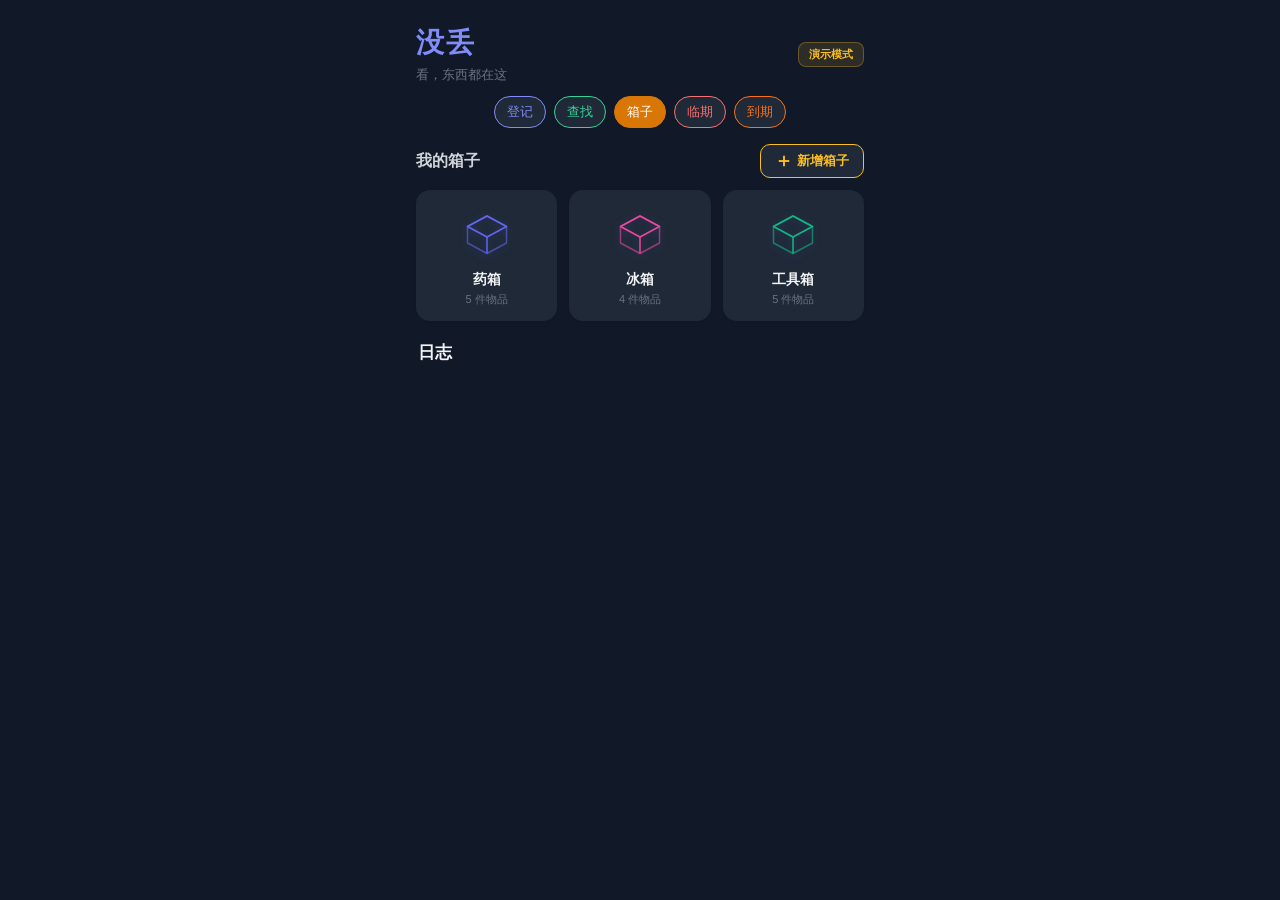
<file: static/demo.html>
<!DOCTYPE html>
<html lang="zh-CN">
<head>
<meta charset="UTF-8">
<meta name="viewport" content="width=device-width,initial-scale=1,user-scalable=no,viewport-fit=cover">
<title>没丢 - 演示版</title>
<link rel="icon" type="image/x-icon" href="favicon.ico">
<link rel="apple-touch-icon" sizes="180x180" href="apple-touch-icon.png">
<style>
/* ══════════════════════════════════════════
   Reset & Base — 暗色主题
   ══════════════════════════════════════════ */
*,*::before,*::after{box-sizing:border-box;margin:0;padding:0}
html{font-size:16px;-webkit-text-size-adjust:100%}
body{
  font-family:-apple-system,BlinkMacSystemFont,"Segoe UI","PingFang SC","Hiragino Sans GB","Microsoft YaHei",sans-serif;
  background:#111827;color:#F3F4F6;
  min-height:100dvh;
  padding:env(safe-area-inset-top) 16px env(safe-area-inset-bottom) 16px;
  max-width:480px;margin:0 auto;
}

/* Header */
.header{display:flex;align-items:center;justify-content:space-between;padding:24px 0 12px}
.header-left{display:flex;flex-direction:column}
.title{font-size:28px;font-weight:700;color:#818CF8;letter-spacing:2px}
.subtitle{display:block;font-size:13px;color:#6B7280;margin-top:4px}
.demo-badge{
  font-size:11px;font-weight:600;color:#FBBF24;
  background:rgba(251,191,36,0.12);border:1px solid rgba(251,191,36,0.3);
  padding:4px 10px;border-radius:8px;flex-shrink:0;
}

/* Quick Tags */
.quick-tags{display:flex;gap:8px;justify-content:center;flex-wrap:nowrap;margin-bottom:16px}
.tag{padding:6px 12px;border-radius:20px;border:1px solid #374151;background:#1F2937;font-size:13px;color:#D1D5DB;cursor:pointer;transition:all .15s;-webkit-tap-highlight-color:transparent;min-width:0;flex-shrink:1}
.tag:active{background:#374151}
.tag.active{color:#fff}
.tag-record{border-color:#818CF8;color:#818CF8}
.tag-record.active{background:#6366F1;border-color:#6366F1;color:#fff}
.tag-find{border-color:#34D399;color:#34D399}
.tag-find.active{background:#059669;border-color:#059669;color:#fff}
.tag-drawer{border-color:#FBBF24;color:#FBBF24}
.tag-drawer.active{background:#D97706;border-color:#D97706;color:#fff}
.tag-expiry{border-color:#F87171;color:#F87171}
.tag-expiry.active{background:#DC2626;border-color:#DC2626;color:#fff}
.tag-expired{border-color:#F97316;color:#F97316}
.tag-expired.active{background:#EA580C;border-color:#EA580C;color:#fff}

/* Search Bar */
.manual-input{padding:0 4px;margin-bottom:12px}
.search-bar{
  position:relative;display:flex;align-items:center;
  background:rgba(31,41,55,.78);backdrop-filter:blur(20px);-webkit-backdrop-filter:blur(20px);
  border:1px solid rgba(55,65,81,.6);border-radius:16px;
  padding:4px 4px 4px 6px;
  box-shadow:0 4px 24px rgba(0,0,0,.2),inset 0 1px 0 rgba(255,255,255,.04);
  transition:all .3s cubic-bezier(.4,0,.2,1)
}
.search-bar:focus-within{
  border-color:rgba(99,102,241,.5);
  box-shadow:0 6px 32px rgba(99,102,241,.12),0 0 0 3px rgba(99,102,241,.1),inset 0 1px 0 rgba(255,255,255,.06);
  transform:translateY(-1px)
}
.text-input{
  flex:1;min-width:0;padding:12px 14px;border:none;border-radius:12px;font-size:15px;
  outline:none;background:transparent;color:#F3F4F6
}
.text-input::placeholder{color:#4B5563;transition:color .3s}
.search-bar:focus-within .text-input::placeholder{color:#6B7280}
.btn-submit{
  flex-shrink:0;padding:11px 22px;border:none;border-radius:13px;
  font-size:14px;font-weight:600;color:#fff;cursor:pointer;
  background:linear-gradient(135deg,#6366F1,#4F46E5 50%,#7C3AED);
  background-size:150% 150%;background-position:0 0;
  box-shadow:0 2px 8px rgba(99,102,241,.25),0 1px 2px rgba(99,102,241,.1);
  transition:all .3s cubic-bezier(.4,0,.2,1);letter-spacing:.5px;
  -webkit-tap-highlight-color:transparent
}
.btn-submit:not(:disabled):hover{background-position:100% 100%;box-shadow:0 4px 16px rgba(99,102,241,.35),0 2px 4px rgba(99,102,241,.18);transform:translateY(-1px)}
.btn-submit:not(:disabled):active{transform:translateY(0) scale(.97);box-shadow:0 1px 4px rgba(79,70,229,.25);transition:all .1s}
.btn-submit:disabled{background:linear-gradient(135deg,#374151,#4B5563);box-shadow:none;cursor:default;color:rgba(255,255,255,.4)}

/* Record Form */
.record-form{background:#1F2937;border-radius:14px;padding:16px;margin-bottom:12px;animation:fadeIn .25s ease}
.record-mode-tabs{display:flex;gap:0;margin-bottom:14px;border-radius:10px;overflow:hidden;border:1.5px solid #374151}
.record-mode-tab{flex:1;padding:9px 0;border:none;background:#111827;font-size:14px;font-weight:500;color:#9CA3AF;cursor:pointer;transition:all .15s;-webkit-tap-highlight-color:transparent}
.record-mode-tab.active{background:#6366F1;color:#fff;font-weight:600}
.record-mode-tab:not(.active):active{background:#1F2937}
.record-single{display:flex;flex-direction:column;gap:10px}
.record-fields{display:flex;flex-direction:column;gap:8px}
.record-input{width:100%;padding:11px 14px;border:1.5px solid #374151;border-radius:10px;font-size:15px;outline:none;background:#111827;color:#F3F4F6;transition:border-color .15s}
.record-input:focus{border-color:#6366F1}
.record-input::placeholder{color:#4B5563}
.btn-add-item{padding:11px 0;border:2px dashed rgba(99,102,241,.25);border-radius:10px;background:rgba(99,102,241,.1);color:#818CF8;font-size:14px;font-weight:600;cursor:pointer;transition:all .15s;-webkit-tap-highlight-color:transparent}
.btn-add-item:active{background:rgba(99,102,241,.18);border-color:#6366F1}
.record-batch{display:flex;flex-direction:column;gap:10px}
.batch-textarea{width:100%;min-height:140px;padding:12px 14px;border:1.5px solid #374151;border-radius:10px;font-size:14px;font-family:"SF Mono",Menlo,Consolas,monospace;outline:none;background:#111827;color:#F3F4F6;resize:vertical;line-height:1.6;transition:border-color .15s}
.batch-textarea:focus{border-color:#6366F1}
.batch-textarea::placeholder{color:#4B5563;font-family:-apple-system,BlinkMacSystemFont,"PingFang SC",sans-serif}
.btn-parse{padding:11px 0;border:none;border-radius:10px;background:#6366F1;color:#fff;font-size:14px;font-weight:600;cursor:pointer;transition:background .15s;-webkit-tap-highlight-color:transparent}
.btn-parse:active{background:#4F46E5}
.pending-list{margin-top:16px;padding-top:16px;border-top:1px solid #374151}
.pending-header{display:flex;justify-content:space-between;align-items:center;margin-bottom:10px}
.pending-header h3{font-size:15px;font-weight:600;color:#D1D5DB}
.pending-count{font-size:13px;font-weight:400;color:#6B7280;margin-left:4px}
.pending-items{display:flex;flex-direction:column;gap:4px;margin-bottom:12px;max-height:240px;overflow-y:auto}
.pending-item{display:flex;align-items:center;gap:6px;padding:9px 10px;background:#111827;border-radius:8px;font-size:13px}
.pending-drawer{font-weight:600;color:#A5B4FC;background:rgba(99,102,241,.15);padding:2px 8px;border-radius:4px;font-size:12px;flex-shrink:0;max-width:80px;white-space:nowrap;overflow:hidden;text-overflow:ellipsis}
.pending-arrow{color:#4B5563;font-size:12px;flex-shrink:0}
.pending-name{flex:1;font-weight:500;color:#F3F4F6;white-space:nowrap;overflow:hidden;text-overflow:ellipsis}
.pending-date{font-size:11px;color:#FCA5A5;font-weight:500;flex-shrink:0}
.pending-purpose{font-size:11px;color:#C4B5FD;font-weight:500;flex-shrink:0;background:rgba(124,58,237,.15);padding:2px 6px;border-radius:4px}
.btn-submit-all{width:100%;padding:12px 0;border:none;border-radius:12px;background:#059669;color:#fff;font-size:16px;font-weight:600;cursor:pointer;transition:background .15s;-webkit-tap-highlight-color:transparent}
.btn-submit-all:active{background:#047857}

/* Result Area */
.result-area{background:#1F2937;border-radius:14px;padding:16px;margin-bottom:16px;animation:fadeIn .25s ease}
.result-msg{font-size:15px;font-weight:600;color:#F3F4F6;margin-bottom:10px}
.result-loading{text-align:center;color:#6B7280;font-size:14px;padding:12px 0}
.result-items{display:flex;flex-direction:column;gap:4px}
.result-item{display:flex;align-items:center;gap:6px;padding:8px 0;border-bottom:1px solid #374151;font-size:14px}
.result-item:last-child{border-bottom:none}
.result-item-name{font-weight:600;flex:1;color:#F3F4F6}
.result-item-drawer{font-size:11px;color:#D1D5DB;background:#374151;padding:2px 8px;border-radius:4px;flex-shrink:0}
.result-item-expiry{font-size:11px;color:#F87171;font-weight:500}
.result-item-purpose{font-size:11px;color:#C4B5FD;font-weight:500;background:rgba(124,58,237,.15);padding:2px 8px;border-radius:4px}
.result-item-ok{font-size:11px;color:#34D399;background:rgba(5,150,105,.15);padding:2px 8px;border-radius:4px;font-weight:500}

/* Boxes Grid */
.boxes-header{display:flex;justify-content:space-between;align-items:center;margin-bottom:12px;margin-top:8px}
.boxes-header h3{font-size:16px;font-weight:600;color:#D1D5DB}
.btn-add-box{display:flex;align-items:center;gap:4px;padding:7px 14px;border-radius:10px;border:1px solid #FBBF24;background:#1F2937;color:#FBBF24;font-size:13px;font-weight:600;cursor:pointer;transition:background .15s;-webkit-tap-highlight-color:transparent}
.btn-add-box:active{background:#374151}
.boxes-grid{display:grid;grid-template-columns:repeat(3,1fr);gap:12px;margin-bottom:16px}
.box-card{position:relative;background:#1F2937;border-radius:14px;padding:20px 12px 14px;text-align:center;cursor:pointer;box-shadow:0 1px 3px rgba(0,0,0,.06);transition:transform .15s,box-shadow .15s;-webkit-tap-highlight-color:transparent}
.box-card:hover{transform:translateY(-2px);box-shadow:0 4px 16px rgba(0,0,0,.25)}
.box-card:active{transform:scale(.95)}
.box-icon{margin-bottom:8px}
.box-icon svg{filter:drop-shadow(0 2px 4px rgba(99,102,241,.3))}
.box-name{font-size:14px;font-weight:600;color:#F3F4F6;word-break:break-all;line-height:1.3}
.box-count{font-size:11px;color:#6B7280;margin-top:4px}

/* Drawer Items View */
.drawer-items-view{margin-bottom:16px}
.drawer-items-header{display:flex;align-items:center;gap:10px;margin-bottom:12px}
.btn-back{width:36px;height:36px;border-radius:50%;border:none;background:#374151;display:flex;align-items:center;justify-content:center;cursor:pointer;flex-shrink:0;color:#D1D5DB;transition:background .15s;-webkit-tap-highlight-color:transparent}
.btn-back:active{background:#4B5563}
.drawer-items-title{font-size:18px;font-weight:700;color:#F3F4F6}
.drawer-items-list{display:flex;flex-direction:column;gap:8px}

/* Item Card */
.item-card{display:flex;align-items:center;gap:10px;background:#1F2937;border-radius:14px;padding:14px 16px;box-shadow:0 1px 3px rgba(0,0,0,.04);position:relative;overflow:hidden;animation:cardIn .35s ease both}
.item-card::before{content:'';position:absolute;left:0;top:50%;transform:translateY(-50%);width:4px;height:60%;border-radius:0 3px 3px 0}
.accent-0::before{background:#6366F1}.accent-1::before{background:#EC4899}.accent-2::before{background:#10B981}.accent-3::before{background:#F59E0B}.accent-4::before{background:#8B5CF6}.accent-5::before{background:#06B6D4}.accent-6::before{background:#F97316}.accent-7::before{background:#EF4444}
.item-body{display:flex;align-items:center;gap:8px;flex:1;min-width:0;flex-wrap:wrap}
.item-name{font-size:16px;font-weight:600;color:#F3F4F6;white-space:nowrap;overflow:hidden;text-overflow:ellipsis}
.item-drawer-tag{font-size:11px;font-weight:500;color:#D1D5DB;background:#374151;padding:3px 8px;border-radius:6px;letter-spacing:.2px;flex-shrink:0}
.exp-badge{font-size:11px;font-weight:600;padding:3px 8px;border-radius:6px;flex-shrink:0;line-height:1.4}
.exp-badge.ok{color:#34D399;background:rgba(5,150,105,.15)}
.exp-badge.notice{color:#FBBF24;background:rgba(217,119,6,.15)}
.exp-badge.warning{color:#F97316;background:rgba(234,88,12,.15)}
.exp-badge.expired{color:#F87171;background:rgba(220,38,38,.15)}
@keyframes cardIn{from{opacity:0;transform:translateY(12px)}to{opacity:1;transform:translateY(0)}}

/* Log Section */
.log-section{margin-top:20px}
.section-header{display:flex;justify-content:space-between;align-items:center;margin-bottom:12px;padding:0 2px}
.section-header h2{font-size:17px;font-weight:700;color:#F3F4F6;letter-spacing:.3px}
.log-count{font-size:13px;font-weight:400;color:#6B7280;margin-left:6px}
.btn-text{background:none;border:none;color:#818CF8;font-size:13px;font-weight:500;cursor:pointer;padding:4px 8px;border-radius:6px;transition:background .15s;-webkit-tap-highlight-color:transparent}
.btn-text:active{background:rgba(99,102,241,.08)}
.log-list{display:flex;flex-direction:column;gap:6px}
.log-item{background:#1F2937;border-radius:10px;padding:10px 14px;box-shadow:0 1px 2px rgba(0,0,0,.04);display:flex;justify-content:space-between;align-items:center;gap:8px}
.log-summary{font-size:13px;color:#D1D5DB;flex:1;min-width:0;white-space:nowrap;overflow:hidden;text-overflow:ellipsis}
.log-meta{display:flex;align-items:center;gap:6px;flex-shrink:0}
.log-intent{font-size:11px;font-weight:600;color:#A78BFA;background:rgba(139,92,246,.15);padding:2px 6px;border-radius:4px}
.log-time{font-size:11px;color:#6B7280;white-space:nowrap}
.empty{text-align:center;color:#4B5563;font-size:14px;padding:36px 0 24px;line-height:1.6}

/* Toast */
.toast{position:fixed;top:20px;left:50%;transform:translateX(-50%);background:#374151;color:#F3F4F6;padding:12px 24px;border-radius:10px;font-size:14px;z-index:999;animation:fadeIn .2s ease;pointer-events:none;white-space:nowrap}
@keyframes fadeIn{from{opacity:0;transform:translate(-50%,8px)}to{opacity:1;transform:translate(-50%,0)}}
.hidden{display:none!important}
</style>
</head>
<body>

<!-- ══════════════════════════════════════════
  Header — 演示模式，无登录
  ══════════════════════════════════════════ -->
<header class="header">
  <div class="header-left">
    <h1 class="title">没丢</h1>
    <span class="subtitle">看，东西都在这</span>
  </div>
  <span class="demo-badge">演示模式</span>
</header>

<!-- Quick Tags -->
<div class="quick-tags">
  <button class="tag tag-record" onclick="switchMode('record')">登记</button>
  <button class="tag tag-find" onclick="switchMode('find')">查找</button>
  <button class="tag tag-drawer active" onclick="switchMode('drawer')">箱子</button>
  <button class="tag tag-expiry" onclick="switchMode('expiry')">临期</button>
  <button class="tag tag-expired" onclick="switchMode('expired')">到期</button>
</div>

<!-- Search Bar（查找模式） -->
<div id="manualInput" class="manual-input hidden">
  <div class="search-bar">
    <input type="text" id="textInput" class="text-input" placeholder="如：头孢在哪" autocomplete="off" enterkeyhint="send">
    <button id="submitBtn" class="btn-submit" disabled>查询</button>
  </div>
</div>

<!-- ══════════════════════════════════════════
  Record Form（登记模式）
  ══════════════════════════════════════════ -->
<div id="recordForm" class="record-form hidden">
  <div class="record-mode-tabs">
    <button class="record-mode-tab active" onclick="switchRecordMode('single')" id="tabSingle">单条录入</button>
    <button class="record-mode-tab" onclick="switchRecordMode('batch')" id="tabBatch">批量录入</button>
  </div>
  <div id="recordSingle" class="record-single">
    <div class="record-fields">
      <input type="text" id="recordDrawer" class="record-input" placeholder="箱子（如：药箱）" autocomplete="off" list="drawerList">
      <datalist id="drawerList">
        <option value="药箱"><option value="冰箱"><option value="工具箱">
      </datalist>
      <input type="text" id="recordItem" class="record-input" placeholder="物品（如：头孢）">
      <input type="text" id="recordPurpose" class="record-input" placeholder="用途（可选，如：退烧）">
      <input type="text" id="recordDate" class="record-input" placeholder="到期时间（可选，如 20260630）">
    </div>
    <button class="btn-add-item" onclick="addRecordItem()">添加到列表</button>
  </div>
  <div id="recordBatch" class="record-batch hidden">
    <textarea id="batchInput" class="batch-textarea" placeholder="每行一条，格式：箱子,物品,用途,到期时间&#10;用途和到期时间可选，示例：&#10;药箱,头孢,退烧,20260630&#10;药箱,创可贴&#10;冰箱,酸奶,,2026-06-20"></textarea>
    <button class="btn-parse" onclick="parseBatch()">解析预览</button>
  </div>
  <div id="pendingList" class="pending-list hidden">
    <div class="pending-header">
      <h3>待登记 <span id="pendingCount" class="pending-count"></span></h3>
      <button class="btn-text" onclick="clearPending()">清空</button>
    </div>
    <div id="pendingItems" class="pending-items"></div>
    <button class="btn-submit-all" onclick="submitAllRecords()">提交全部</button>
  </div>
</div>

<!-- Result Area -->
<div id="result" class="result-area hidden"></div>

<!-- Boxes Grid -->
<div class="boxes-header" id="boxesHeader">
  <h3>我的箱子</h3>
  <button class="btn-add-box" onclick="addBox()">
    <svg width="18" height="18" viewBox="0 0 24 24" fill="none" stroke="currentColor" stroke-width="2.5"><line x1="12" y1="5" x2="12" y2="19"/><line x1="5" y1="12" x2="19" y2="12"/></svg>
    新增箱子
  </button>
</div>
<div id="boxesGrid" class="boxes-grid"></div>

<!-- Drawer Items View -->
<div id="drawerItemsView" class="drawer-items-view hidden">
  <div class="drawer-items-header">
    <button class="btn-back" onclick="backToBoxes()">
      <svg width="20" height="20" viewBox="0 0 24 24" fill="none" stroke="currentColor" stroke-width="2.5"><polyline points="15 18 9 12 15 6"/></svg>
    </button>
    <h2 id="drawerItemsTitle" class="drawer-items-title"></h2>
  </div>
  <div id="drawerItemsList" class="drawer-items-list"></div>
</div>

<!-- Log Section -->
<section class="log-section">
  <div class="section-header">
    <h2>日志<span id="logCount" class="log-count"></span></h2>
  </div>
  <div id="logList" class="log-list"></div>
</section>

<script>
// ══════════════════════════════════════════════
//  模拟数据
// ══════════════════════════════════════════════
const MOCK_DATA = {
  '药箱': [
    { id:1, item:'头孢', purpose:'退烧消炎', expiry:'2026-12-31' },
    { id:2, item:'创可贴', purpose:'外伤止血', expiry:'2027-06-15' },
    { id:3, item:'板蓝根', purpose:'预防感冒', expiry:'2026-09-30' },
    { id:4, item:'体温计', purpose:'测量体温', expiry:'' },
    { id:5, item:'碘伏', purpose:'伤口消毒', expiry:'2026-08-20' },
  ],
  '冰箱': [
    { id:6, item:'酸奶', purpose:'早餐', expiry:'2026-06-25' },
    { id:7, item:'鸡蛋', purpose:'烹饪', expiry:'2026-07-10' },
    { id:8, item:'牛奶', purpose:'饮用', expiry:'2026-06-28' },
    { id:9, item:'蔬菜沙拉', purpose:'午餐', expiry:'2026-06-23' },
  ],
  '工具箱': [
    { id:10, item:'螺丝刀', purpose:'维修', expiry:'' },
    { id:11, item:'卷尺', purpose:'测量', expiry:'' },
    { id:12, item:'电钻', purpose:'钻孔', expiry:'' },
    { id:13, item:'绝缘胶带', purpose:'电工', expiry:'' },
    { id:14, item:'扳手', purpose:'拧螺丝', expiry:'' },
  ],
};

const MOCK_LOGS = [
  { summary:'登记了「扳手」（拧螺丝）→ 工具箱', intent:'登记', time:'06-21 14:30' },
  { summary:'登记了「绝缘胶带」（电工）→ 工具箱', intent:'登记', time:'06-21 14:28' },
  { summary:'查找"创可贴在哪"→ 药箱，1 条结果', intent:'查询', time:'06-20 18:10' },
  { summary:'登记了「蔬菜沙拉」（午餐，至 2026-06-23）→ 冰箱', intent:'登记', time:'06-20 10:15' },
  { summary:'登记了「体温计」（测量体温）→ 药箱', intent:'登记', time:'06-19 16:42' },
  { summary:'查找"冰箱里有什么"→ 冰箱，4 条结果', intent:'查询', time:'06-19 09:00' },
  { summary:'登记了「头孢」（退烧消炎，至 2026-12-31）→ 药箱', intent:'登记', time:'06-18 11:20' },
  { summary:'登记了「创可贴」（外伤止血）→ 药箱', intent:'登记', time:'06-18 11:18' },
  { summary:'登记了「电钻」（钻孔）→ 工具箱', intent:'登记', time:'06-17 15:05' },
  { summary:'登记了「酸奶」（早餐，至 2026-06-25）→ 冰箱', intent:'登记', time:'06-17 08:30' },
];

// ══════════════════════════════════════════════
//  State
// ══════════════════════════════════════════════
let currentMode = 'drawer';
let pendingRecords = [];

// ══════════════════════════════════════════════
//  Init
// ══════════════════════════════════════════════
(function init() {
  loadBoxes();
  loadLogSection();

  const textInput = document.getElementById('textInput');
  const submitBtn = document.getElementById('submitBtn');
  textInput.addEventListener('input', () => { submitBtn.disabled = !textInput.value.trim(); });
  textInput.addEventListener('keydown', (e) => { if (e.key==='Enter') { e.preventDefault(); doSearch(textInput.value); }});
  submitBtn.addEventListener('click', () => { doSearch(textInput.value); });
})();

// ══════════════════════════════════════════════
//  Mode Switching
// ══════════════════════════════════════════════
function switchMode(mode) {
  currentMode = mode;
  document.getElementById('boxesGrid').classList.add('hidden');
  document.getElementById('boxesHeader').classList.add('hidden');
  document.getElementById('drawerItemsView').classList.add('hidden');
  document.getElementById('result').classList.add('hidden');
  document.getElementById('recordForm').classList.add('hidden');
  document.getElementById('manualInput').classList.add('hidden');

  document.querySelectorAll('.quick-tags .tag').forEach(t => t.classList.remove('active'));

  if (mode === 'record') {
    document.querySelector('.tag-record').classList.add('active');
    document.getElementById('recordForm').classList.remove('hidden');
    switchRecordMode('single');
    if (pendingRecords.length > 0) renderPendingList();
  } else if (mode === 'find') {
    document.querySelector('.tag-find').classList.add('active');
    document.getElementById('manualInput').classList.remove('hidden');
    document.getElementById('textInput').focus();
  } else if (mode === 'drawer') {
    document.querySelector('.tag-drawer').classList.add('active');
    document.getElementById('boxesHeader').classList.remove('hidden');
    document.getElementById('boxesGrid').classList.remove('hidden');
    loadBoxes();
  } else if (mode === 'expiry') {
    document.querySelector('.tag-expiry').classList.add('active');
    loadExpiring();
  } else if (mode === 'expired') {
    document.querySelector('.tag-expired').classList.add('active');
    loadExpired();
  }
}

function switchRecordMode(mode) {
  const tabSingle = document.getElementById('tabSingle');
  const tabBatch = document.getElementById('tabBatch');
  if (mode === 'single') {
    tabSingle.classList.add('active'); tabBatch.classList.remove('active');
    document.getElementById('recordSingle').classList.remove('hidden');
    document.getElementById('recordBatch').classList.add('hidden');
  } else {
    tabBatch.classList.add('active'); tabSingle.classList.remove('active');
    document.getElementById('recordBatch').classList.remove('hidden');
    document.getElementById('recordSingle').classList.add('hidden');
  }
}

// ══════════════════════════════════════════════
//  Search
// ══════════════════════════════════════════════
function doSearch(text) {
  if (!text || !text.trim()) return;
  text = text.trim();
  document.getElementById('textInput').value = '';
  document.getElementById('submitBtn').disabled = true;

  const result = document.getElementById('result');
  result.classList.remove('hidden');

  // 从所有抽屉中匹配
  const allItems = [];
  for (const [drawer, items] of Object.entries(MOCK_DATA)) {
    items.forEach(it => { allItems.push({ ...it, drawer }); });
  }

  const q = text.toLowerCase();
  const matches = allItems.filter(it =>
    it.item.toLowerCase().includes(q) ||
    (it.purpose && it.purpose.toLowerCase().includes(q)) ||
    it.drawer.toLowerCase().includes(q)
  );

  let html = '';
  if (matches.length === 0) {
    html = '<div class="result-msg">未找到匹配的物品</div>';
  } else {
    html += `<div class="result-msg">找到 ${matches.length} 件物品</div>`;
    html += '<div class="result-items">';
    matches.forEach(r => {
      const purp = r.purpose ? ` <span class="result-item-purpose">${esc(r.purpose)}</span>` : '';
      const exp = r.expiry ? ` <span class="result-item-expiry">至${esc(r.expiry)}</span>` : '';
      html += `<div class="result-item">
        <span class="result-item-name">${esc(r.item)}</span>
        <span class="result-item-drawer">${esc(r.drawer)}</span>${purp}${exp}
      </div>`;
    });
    html += '</div>';
  }
  result.innerHTML = html;

  // 追加查询日志
  addLog(`查找"${esc(text)}"→ ${matches.length} 条结果`, '查询');
}

// ══════════════════════════════════════════════
//  Record Form
// ══════════════════════════════════════════════
function addRecordItem() {
  const drawer = document.getElementById('recordDrawer').value.trim();
  const item = document.getElementById('recordItem').value.trim();
  const purpose = document.getElementById('recordPurpose').value.trim();
  const dateRaw = document.getElementById('recordDate').value.trim();

  if (!drawer) { showToast('请输入箱子名'); return; }
  if (!item) { showToast('请输入物品名'); return; }

  const date = parseDate(dateRaw);
  pendingRecords.push({ drawer, item, purpose, date });

  document.getElementById('recordItem').value = '';
  document.getElementById('recordPurpose').value = '';
  document.getElementById('recordDate').value = '';
  document.getElementById('recordItem').focus();

  // Also add to mock data if drawer exists
  if (MOCK_DATA[drawer]) {
    const newId = Math.max(0, ...Object.values(MOCK_DATA).flat().map(i=>i.id)) + 1;
    MOCK_DATA[drawer].push({ id: newId, item, purpose, expiry: date });
  } else {
    // New drawer
    MOCK_DATA[drawer] = [{ id: Date.now(), item, purpose, expiry: date }];
    const dl = document.getElementById('drawerList');
    const opt = document.createElement('option');
    opt.value = drawer;
    dl.appendChild(opt);
  }

  renderPendingList();
}

function parseBatch() {
  const raw = document.getElementById('batchInput').value.trim();
  if (!raw) { showToast('请输入批量内容'); return; }

  const lines = raw.split('\n').filter(l => l.trim());
  const parsed = [];
  lines.forEach((line, idx) => {
    const parts = line.split(/[,，\t]+/).map(s => s.trim());
    if (parts.length < 2) return;
    const drawer = parts[0], item = parts[1];
    const purpose = parts[2] || '';
    const dateRaw = parts[3] || '';
    const date = parseDate(dateRaw);
    parsed.push({ drawer, item, purpose, date });
  });

  if (parsed.length === 0) { showToast('未解析到有效记录'); return; }

  parsed.forEach(r => {
    if (MOCK_DATA[r.drawer]) {
      MOCK_DATA[r.drawer].push({ id: Date.now()+Math.random(), item: r.item, purpose: r.purpose, expiry: r.date });
    } else {
      MOCK_DATA[r.drawer] = [{ id: Date.now(), item: r.item, purpose: r.purpose, expiry: r.date }];
    }
  });

  pendingRecords = pendingRecords.concat(parsed);
  document.getElementById('batchInput').value = '';
  renderPendingList();
}

function renderPendingList() {
  const listDiv = document.getElementById('pendingList');
  const itemsDiv = document.getElementById('pendingItems');
  const countSpan = document.getElementById('pendingCount');
  if (pendingRecords.length === 0) { listDiv.classList.add('hidden'); return; }
  listDiv.classList.remove('hidden');
  countSpan.textContent = `（${pendingRecords.length} 条）`;
  itemsDiv.innerHTML = pendingRecords.map((r,i) => {
    const purp = r.purpose ? ` <span class="pending-purpose">${esc(r.purpose)}</span>` : '';
    const date = r.date ? ` <span class="pending-date">到期 ${esc(r.date)}</span>` : '';
    return `<div class="pending-item">
      <span class="pending-drawer">${esc(r.drawer)}</span><span class="pending-arrow">→</span>
      <span class="pending-name">${esc(r.item)}</span>${purp}${date}
      <button onclick="removePendingItem(${i})" style="width:24px;height:24px;border:none;background:transparent;color:#6B7280;cursor:pointer;font-size:16px;line-height:1">&times;</button>
    </div>`;
  }).join('');
}

function removePendingItem(i) { pendingRecords.splice(i,1); renderPendingList(); }
function clearPending() { pendingRecords = []; renderPendingList(); }

function submitAllRecords() {
  if (pendingRecords.length === 0) return;
  const count = pendingRecords.length;
  pendingRecords.forEach(r => {
    addLog(`登记了「${r.item}」${r.purpose ? `（${r.purpose}）` : ''}${r.date ? `，至 ${r.date}` : ''}→ ${r.drawer}`, '登记');
  });
  const result = document.getElementById('result');
  result.classList.remove('hidden');
  result.innerHTML = `<div class="result-msg">全部登记成功</div>
    <div class="result-items"><div class="result-item"><span class="result-item-name">共 ${count} 条记录</span><span class="result-item-ok">已登记</span></div></div>`;
  pendingRecords = [];
  renderPendingList();
  loadLogSection();
}

// ══════════════════════════════════════════════
//  Boxes Grid
// ══════════════════════════════════════════════
function loadBoxes() {
  const drawers = Object.keys(MOCK_DATA);
  const grid = document.getElementById('boxesGrid');
  if (drawers.length === 0) { grid.innerHTML = '<div class="empty">还没有箱子</div>'; return; }
  grid.innerHTML = drawers.map((d,i) => {
    const count = MOCK_DATA[d].length;
    const colors = ['#6366F1','#EC4899','#10B981','#F59E0B','#8B5CF6','#06B6D4'];
    const c = colors[i % colors.length];
    return `<div class="box-card" onclick="viewBox('${escAttr(d)}')">
      <div class="box-icon"><svg viewBox="0 0 64 64" width="48" height="48">
        <polygon points="32,8 58,22 32,36 6,22" fill="none" stroke="${c}" stroke-width="2" stroke-linejoin="round"/>
        <polygon points="32,8 58,22 58,44 32,58 6,44 6,22" fill="none" stroke="${c}" stroke-width="2" stroke-linejoin="round" opacity="0.6"/>
        <polyline points="32,36 32,58" stroke="${c}" stroke-width="2"/>
        <line x1="6" y1="22" x2="32" y2="36" stroke="${c}" stroke-width="1.5" opacity="0.4"/>
      </svg></div>
      <div class="box-name">${esc(d)}</div>
      <div class="box-count">${count} 件物品</div>
    </div>`;
  }).join('');
}

function viewBox(drawerName) {
  const items = MOCK_DATA[drawerName] || [];
  document.getElementById('boxesGrid').classList.add('hidden');
  document.getElementById('drawerItemsView').classList.remove('hidden');
  document.getElementById('drawerItemsTitle').textContent = `「${drawerName}」`;

  const list = document.getElementById('drawerItemsList');
  if (items.length === 0) { list.innerHTML = '<div class="empty">这个箱子是空的</div>'; return; }

  const accentIdx = Object.keys(MOCK_DATA).indexOf(drawerName) % 8;
  list.innerHTML = items.map(r => {
    let expBadge = '';
    if (r.expiry) {
      const d = new Date(r.expiry); const now = new Date();
      const dl = Math.ceil((d - now)/86400000);
      if (dl <= 0) expBadge = '<span class="exp-badge expired">已过期</span>';
      else if (dl <= 30) expBadge = `<span class="exp-badge warning">${dl}天到期</span>`;
      else expBadge = `<span class="exp-badge ok">${r.expiry}</span>`;
    }
    const purp = r.purpose ? `<span class="exp-badge ok">${esc(r.purpose)}</span>` : '';
    return `<div class="item-card accent-${accentIdx}">
      <div class="item-body"><span class="item-name">${esc(r.item)}</span>${purp}${expBadge}</div>
    </div>`;
  }).join('');
}

function backToBoxes() {
  document.getElementById('boxesHeader').classList.remove('hidden');
  document.getElementById('boxesGrid').classList.remove('hidden');
  document.getElementById('drawerItemsView').classList.add('hidden');
}

function addBox() {
  const name = prompt('请输入新箱子名称：');
  if (!name || !name.trim()) return;
  if (MOCK_DATA[name.trim()]) { showToast('箱子已存在'); return; }
  MOCK_DATA[name.trim()] = [];
  loadBoxes();
  showToast(`已新增「${name.trim()}」`);
}

// ══════════════════════════════════════════════
//  Expiry
// ══════════════════════════════════════════════
function loadExpiring() {
  const result = document.getElementById('result');
  result.classList.remove('hidden');

  const now = new Date();
  const threshold = new Date(now.getTime() + 90*86400000);
  const allItems = [];
  for (const [drawer, items] of Object.entries(MOCK_DATA)) {
    items.forEach(it => { allItems.push({ ...it, drawer }); });
  }

  const expiring = allItems.filter(it => {
    if (!it.expiry) return false;
    const d = new Date(it.expiry);
    return d >= now && d <= threshold;
  });

  if (expiring.length === 0) {
    result.innerHTML = '<div class="result-msg">没有临期物品</div>';
    return;
  }

  let html = `<div class="result-msg">${expiring.length} 件物品将在 90 天内到期</div><div class="result-items">`;
  expiring.forEach(r => {
    const d = new Date(r.expiry); const dl = Math.ceil((d - now)/86400000);
    const purp = r.purpose ? ` <span class="result-item-purpose">${esc(r.purpose)}</span>` : '';
    html += `<div class="result-item">
      <span class="result-item-name">${esc(r.item)}</span>
      <span class="result-item-drawer">${esc(r.drawer)}</span>${purp}
      <span class="result-item-expiry">${dl}天后到期</span>
    </div>`;
  });
  html += '</div>';
  result.innerHTML = html;
}

function loadExpired() {
  const result = document.getElementById('result');
  result.classList.remove('hidden');

  const now = new Date();
  now.setHours(0,0,0,0);
  const allItems = [];
  for (const [drawer, items] of Object.entries(MOCK_DATA)) {
    items.forEach(it => { allItems.push({ ...it, drawer }); });
  }

  const expired = allItems.filter(it => {
    if (!it.expiry) return false;
    const d = new Date(it.expiry);
    return d < now;
  });

  if (expired.length === 0) {
    result.innerHTML = '<div class="result-msg">没有已到期物品</div>';
    return;
  }

  let html = `<div class="result-msg">${expired.length} 件物品已到期</div><div class="result-items">`;
  expired.forEach(r => {
    const purp = r.purpose ? ` <span class="result-item-purpose">${esc(r.purpose)}</span>` : '';
    html += `<div class="result-item">
      <span class="result-item-name">${esc(r.item)}</span>
      <span class="result-item-drawer">${esc(r.drawer)}</span>${purp}
      <span class="result-item-expiry">${r.expiry} 已到期</span>
    </div>`;
  });
  html += '</div>';
  result.innerHTML = html;
}

// ══════════════════════════════════════════════
//  Log
// ══════════════════════════════════════════════
const demoLogs = [...MOCK_LOGS];

function loadLogSection() {
  const list = document.getElementById('logList');
  const countEl = document.getElementById('logCount');
  countEl.textContent = demoLogs.length > 0 ? `（共 ${demoLogs.length} 条）` : '';
  if (demoLogs.length === 0) { list.innerHTML = '<div class="empty">还没有记录</div>'; return; }
  list.innerHTML = demoLogs.map(l => `
    <div class="log-item">
      <div class="log-summary">${esc(l.summary)}</div>
      <div class="log-meta">
        <span class="log-intent">${esc(l.intent)}</span>
        <span class="log-time">${esc(l.time)}</span>
      </div>
    </div>
  `).join('');
}

function addLog(summary, intent) {
  const now = new Date();
  const time = `${String(now.getMonth()+1).padStart(2,'0')}-${String(now.getDate()).padStart(2,'0')} ${String(now.getHours()).padStart(2,'0')}:${String(now.getMinutes()).padStart(2,'0')}`;
  demoLogs.unshift({ summary, intent, time });
  loadLogSection();
}

// ══════════════════════════════════════════════
//  Helpers
// ══════════════════════════════════════════════
function parseDate(str) {
  if (!str || !str.trim()) return '';
  str = str.trim();
  if (/^\d{8}$/.test(str)) {
    const y=str.slice(0,4), m=str.slice(4,6), d=str.slice(6,8);
    const mi=parseInt(m,10), di=parseInt(d,10);
    if (mi<1||mi>12||di<1||di>31) return '';
    return `${y}-${m}-${d}`;
  }
  const m = str.match(/^(\d{4})[-/](\d{1,2})[-/](\d{1,2})$/);
  if (m) {
    const y=m[1], mo=m[2].padStart(2,'0'), d=m[3].padStart(2,'0');
    const mi=parseInt(mo,10), di=parseInt(d,10);
    if (mi<1||mi>12||di<1||di>31) return '';
    return `${y}-${mo}-${d}`;
  }
  return str;
}

function esc(s) {
  if (!s) return '';
  const d = document.createElement('div');
  d.textContent = String(s);
  return d.innerHTML;
}

function escAttr(s) { return String(s).replace(/'/g, "\\'"); }

function showToast(msg) {
  const el = document.createElement('div');
  el.className = 'toast';
  el.textContent = msg;
  document.body.appendChild(el);
  setTimeout(() => el.remove(), 2000);
}
</script>
</body>
</html>
</file>
